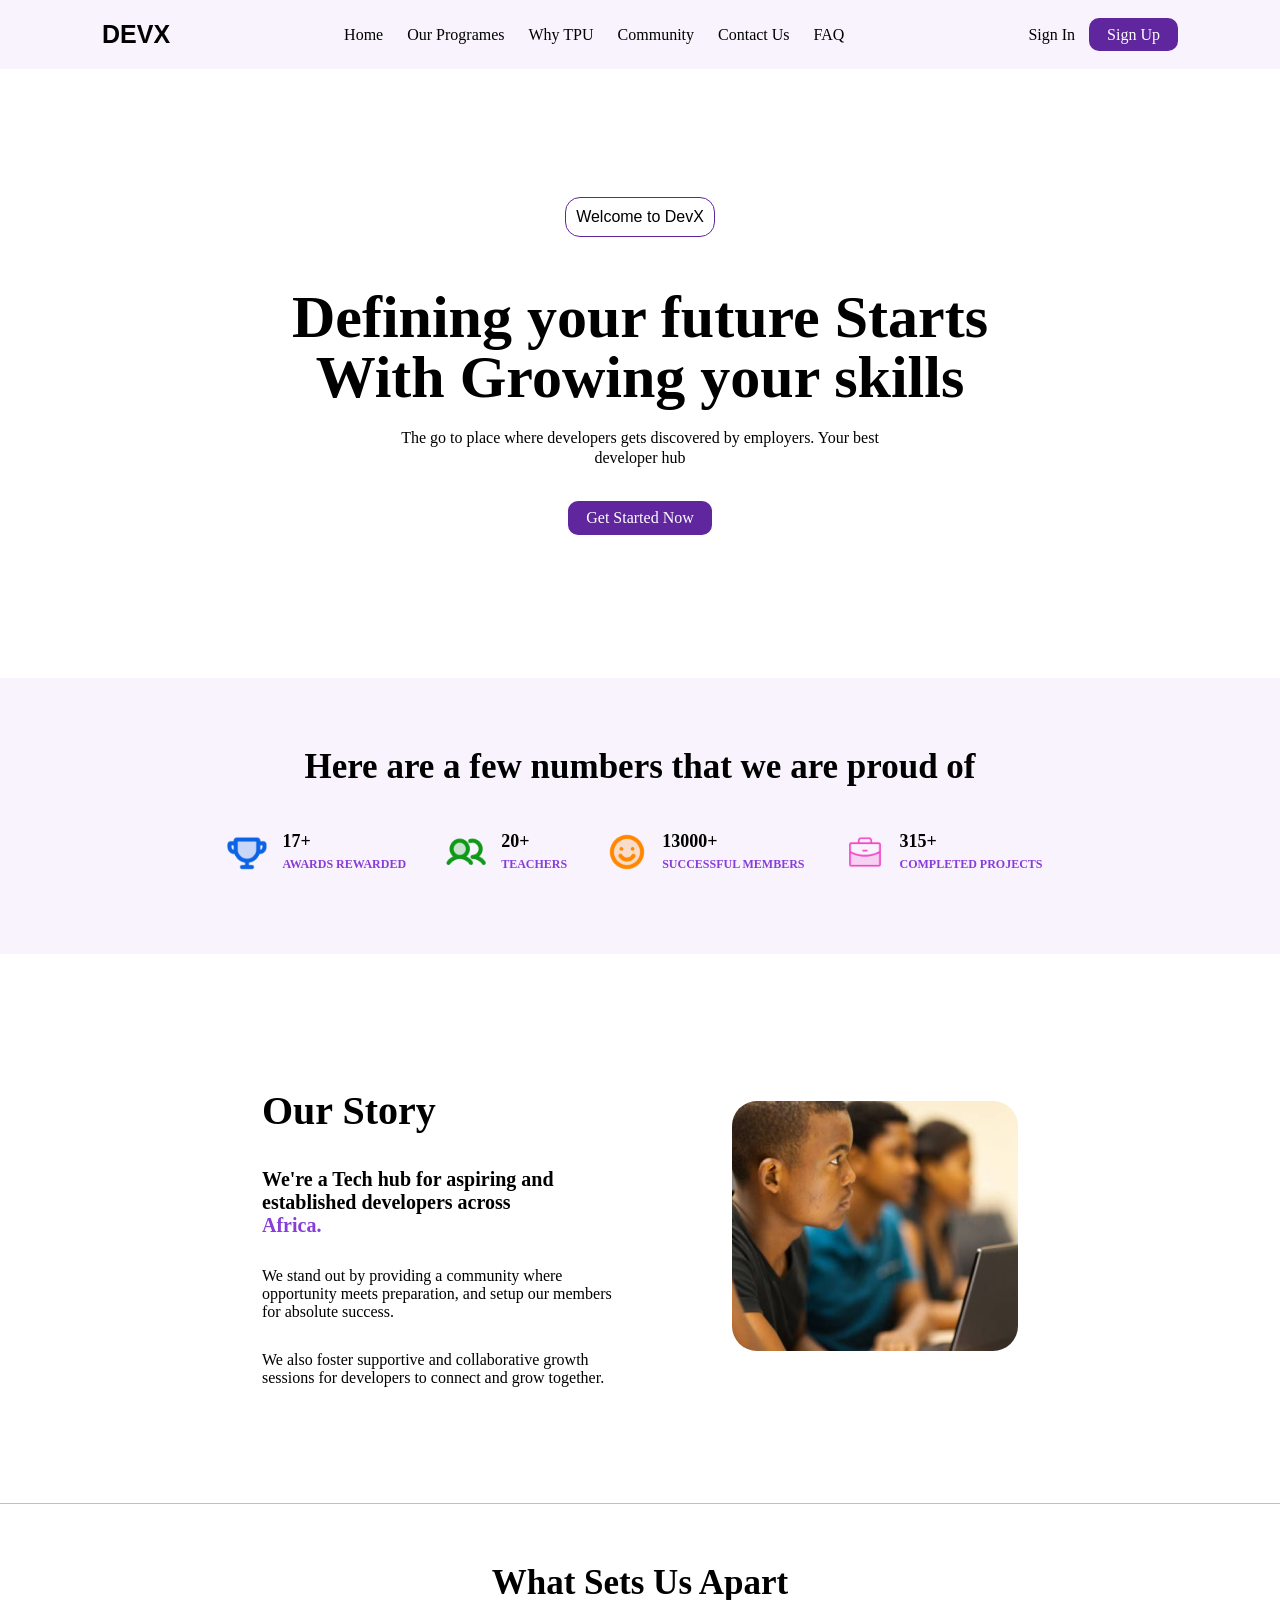
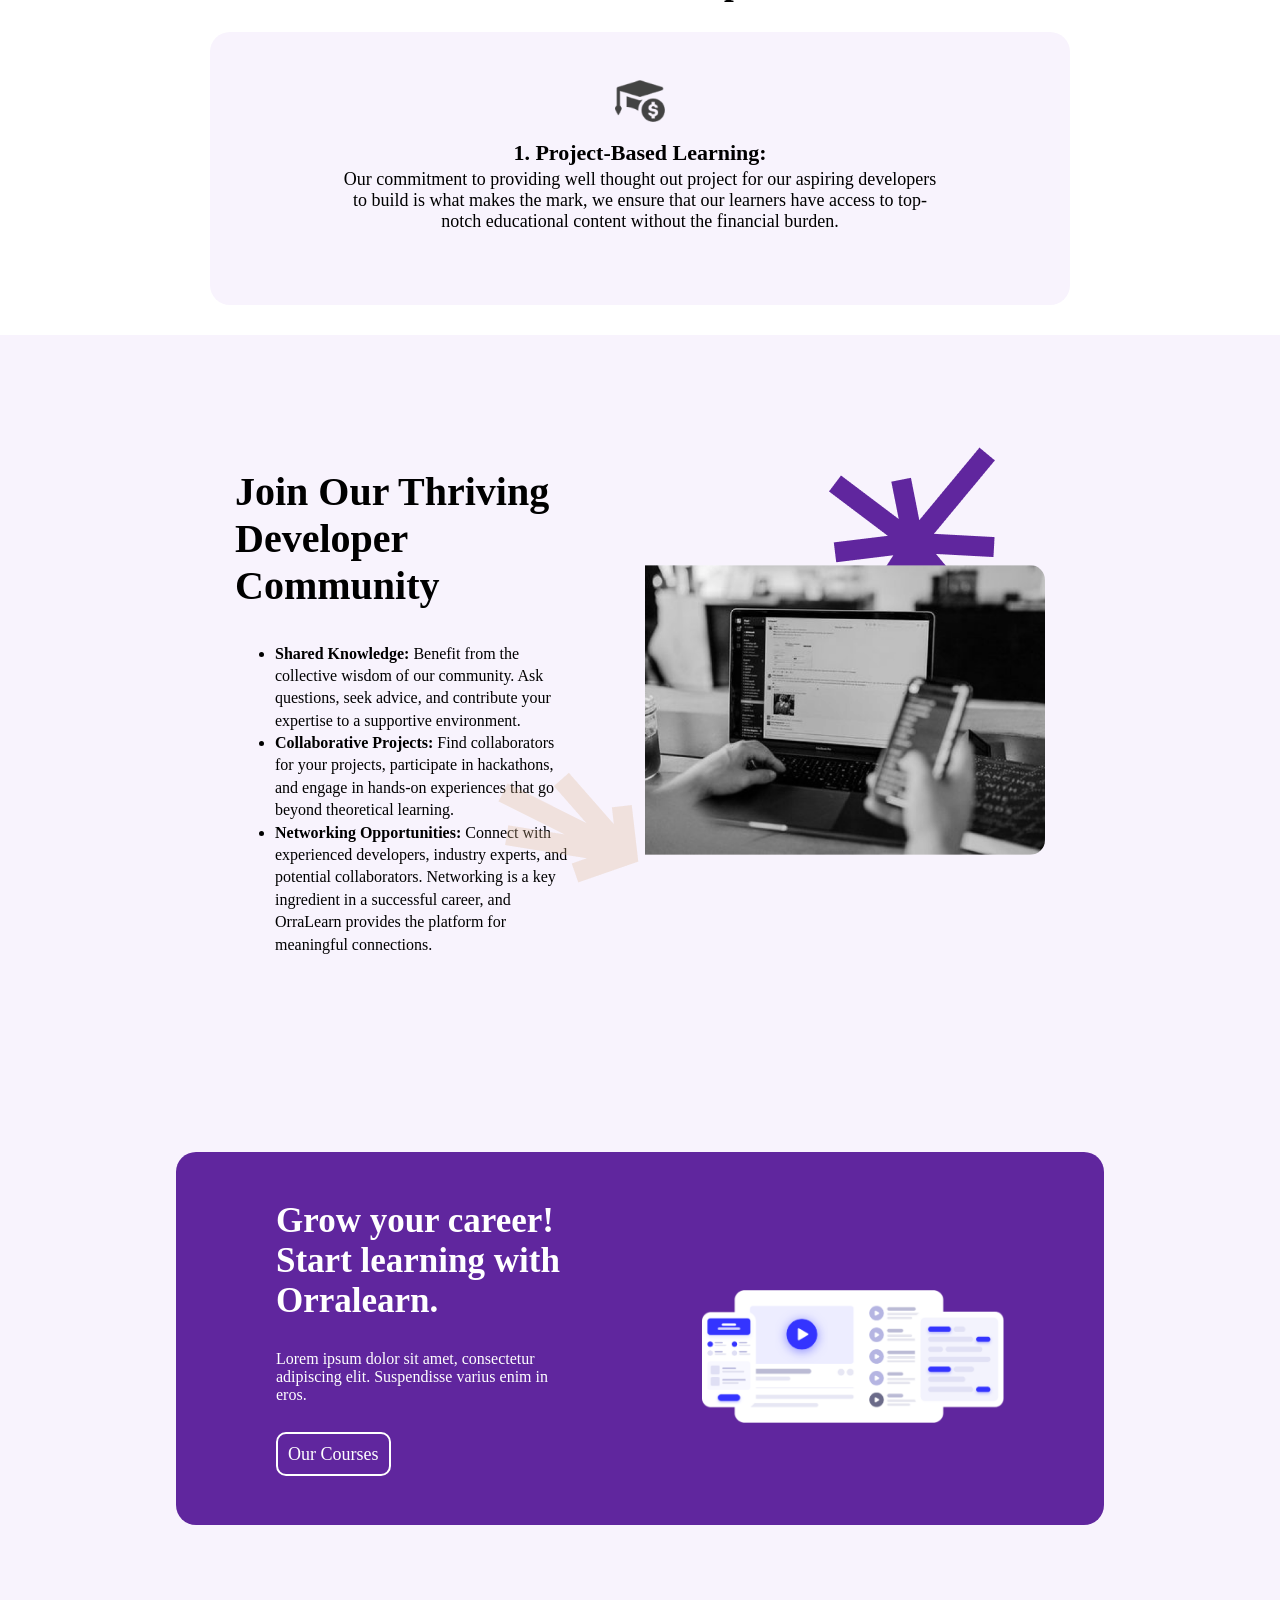
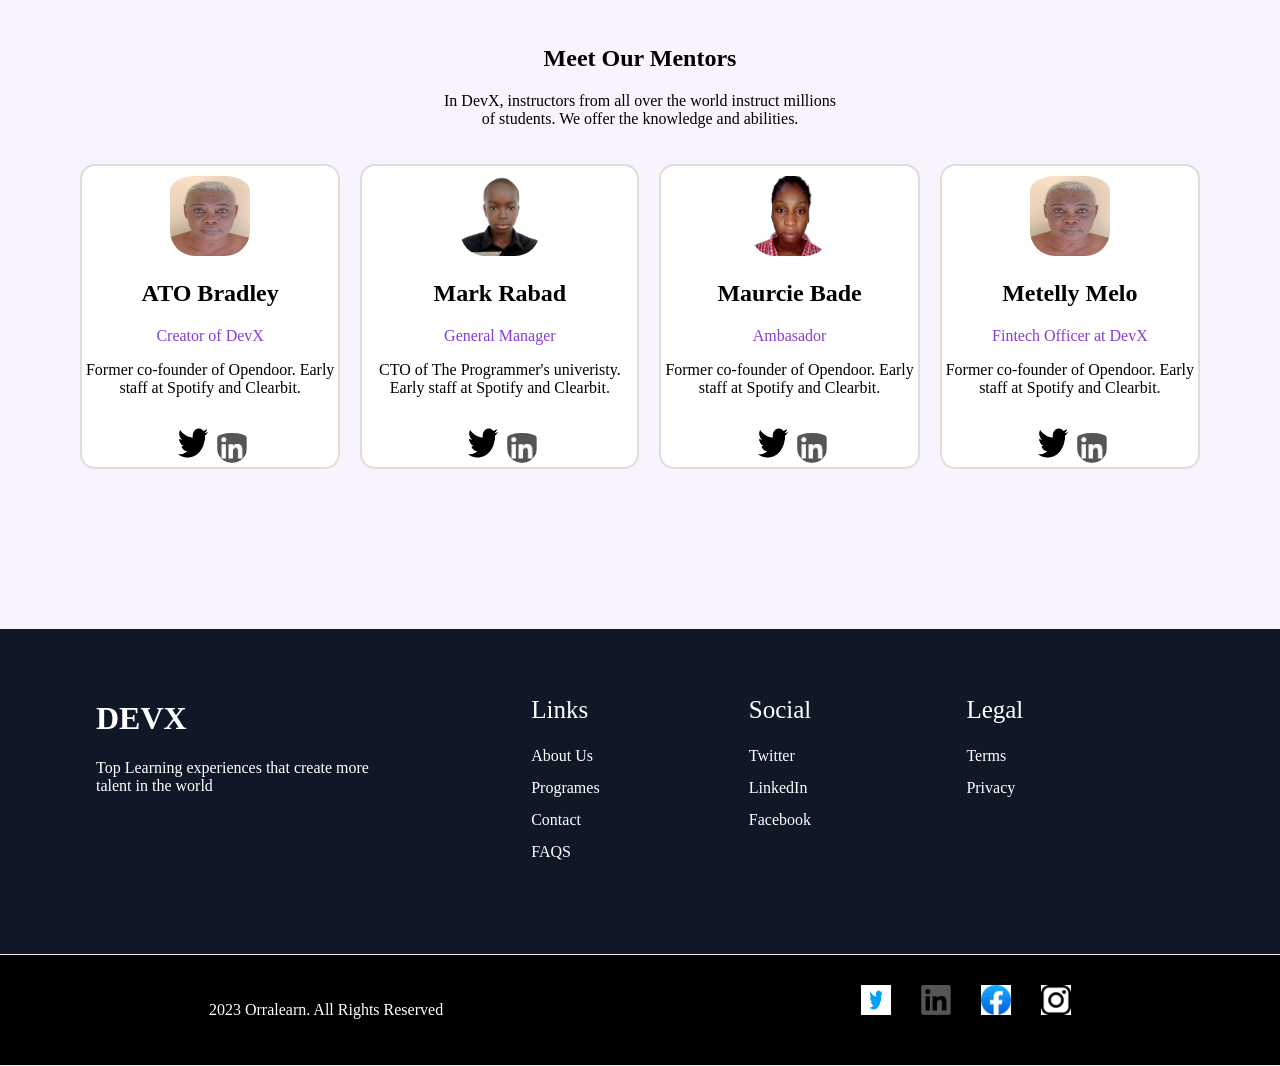
<file: index.html>
<!DOCTYPE html>
<html lang="en">
<head>
    <meta charset="UTF-8">
    <meta name="viewport" content="width=, initial-scale=1.0">
    <title>Devx Project</title>
    <link rel="stylesheet" href="style.css">
</head>
<body class="main">
    <!-- Navigation menue -->
    <nav class="navbar">
        <div class="left-side">DEVX</div>
        <div class="center">
            <a class="item" href="#">Home</a>
            <a class="item" href="#">Our Programes</a>
            <a class="item" href="#">Why TPU</a>
            <a class="item" href="#">Community</a>
            <a class="item" href="#">Contact Us</a>
            <a class="item" href="#">FAQ</a>
        </div>
        <div class="right-side">
            <a class="item" href="#">Sign In</a>
            <a class="item-btn" href="#">Sign Up</a>
        </div>
    </nav>
    <!-- Hero Section -->
    <section class="hero">
        <a class="welcome">Welcome to DevX</a>
        <h1 class="main-hero">Defining your future Starts With Growing your skills</h1>
        <p class="sub-hero">The go to place where developers gets discovered by employers. Your best developer hub</p>
        <a class="btn-hero">Get Started Now</a>
    </section>
    <!-- Start Section -->
    <section class="start-section">
        <h1 class="start-text">Here are a few numbers that we are proud of</h1>
        <div class="start-container">
            <div>
                <img width="40px" src="Trophy.png" alt="Trophy">
            </div>
            <div class="start-organizer">
                <h2>17+</h2>
                <p>AWARDS REWARDED</p>
            </div>
            <div>
                <img width="40px" src="Users.png" alt="user">
            </div>
            <div class="start-organizer">
                <h2>20+</h2>
                <p>TEACHERS</p>
            </div>
            <div>
                <img width="40px" src="Smiley.png" alt="smiley">
            </div>
            <div class="start-organizer">
                <h2>13000+</h2>
                <p>SUCCESSFUL MEMBERS</p>
            </div>
            <div>
                <img width="40px" src="Briefcase.png" alt="Brief">
            </div>
            <div class="start-organizer">
                <h2>315+</h2>
                <p>COMPLETED PROJECTS</p>
            </div>
            
        </div>     
        
    </section>
    <!-- Our Story -->
    <section class="story">
        <div class="story-left">
            <h1>Our Story</h1>
            <h3>
                We're a Tech hub for aspiring and established developers across<br>
                <span id="continent">Africa.</span>
            </h3>
            <p>We stand out by providing a community where opportunity meets preparation, and setup our members for absolute success.

            </p>
            <p> We also foster supportive and collaborative growth sessions for developers to connect and grow together.

            </p>

        </div>
        <div class="story-right">
            <img src="Image.png" alt="children">

        </div>
    </section>
    <!-- what sets us apart -->
    <section class="sets_us">
        <h1>What Sets Us Apart</h1>
        <div class="set-container">
            
            <img src="Scholarship.png" width="50px" alt="Scholarship Award">
            <div>
                <h2>1. Project-Based Learning:</h2>
                <p>Our commitment to providing well thought out project for our aspiring developers to build is what makes the mark, we ensure that our learners have access to top-notch educational content without the financial burden.</p>
            </div>

        </div>
        
    </section>
    <div class="background">
        <!-- JOIN COMMUNITY -->
        <section class="join-community">
            <div class="community-left">
                <h1>Join Our Thriving Developer Community</h1>
                <ul class="services">
                    <li><strong>Shared Knowledge:</strong> Benefit from the collective wisdom of our community. Ask questions, seek advice, and contribute your expertise to a supportive environment.</li>
                    <li><strong>Collaborative Projects:</strong> Find collaborators for your projects, participate in hackathons, and engage in hands-on experiences that go beyond theoretical learning.</li>
                    <li><strong>Networking Opportunities:</strong> Connect with experienced developers, industry experts, and potential collaborators. Networking is a key ingredient in a successful career, and OrraLearn provides the platform for meaningful connections.</li>
                </ul>
            </div>
            <div class="community-right">
                <img class="back-image" src="080.png" alt="Image B">
                <img class="side-image" src="image 306.png" alt="Image A">
                <img class="down-image" src="082.png" alt="Image C">
            </div>
        </section>
        <section class="career">
            <div class="grow-career">
                <div class="career-left">
                    <h1>Grow your career! Start learning with Orralearn.</h1>
                    <p>Lorem ipsum dolor sit amet, consectetur adipiscing elit. Suspendisse varius enim in eros.</p>
                    <div class="btn">
                        <a href="#">Our Courses</a>
                    </div>
                </div>
                <div class="career-right">
                    <img src="Group 39531.png" alt="Device Images">
                </div>
                

            </div>
            
        </section>
        <section class="mentor">
            <div class="mentor-identity">
                <h1>Meet Our Mentors</h1>
                <p>In DevX, instructors from all over the world instruct millions of students. We offer the knowledge and abilities.</p>
            </div>
            <div class="photos">
                <div class="photo-item">
                    <div>
                        <img src="pix1.jpeg" width="80px" height="80px" alt="">
                    </div>
                    <div>
                        <h1>ATO Bradley</h1>
                        <span>Creator of DevX</span>
                        <p>Former co-founder of Opendoor. Early staff at Spotify and Clearbit.</p>
                    </div>
                    <div>
                        <img src="twiter2.png" width="40px" height="40px" alt="">
                        <img src="Social icon.png" width="30px" height="30px" alt="">
                    </div>
                </div>
                <div class="photo-item">
                    <div>
                        <img src="pix2.jpeg" width="80px" height="80px" alt="">
                    </div>
                    <div>
                        <h1>Mark Rabad</h1>
                        <span>General Manager</span>
                        <p>CTO of The Programmer's univeristy. Early staff at Spotify and Clearbit.</p>
                    </div>
                    <div>
                        <img src="twiter2.png" width="40px" height="40px" alt="">
                        <img src="Social icon.png" width="30px" height="30px" alt="">
                    </div>

                </div>
                <div class="photo-item">
                    <div>
                        <img src="pix3.jpeg" width="80px" height="80px" alt="">
                    </div>
                    <div>
                        <h1>Maurcie Bade</h1>
                        <span>Ambasador</span>
                        <p>Former co-founder of Opendoor. Early staff at Spotify and Clearbit.</p>
                    </div>
                    <div>
                        <img src="twiter2.png" width="40px" height="40px" alt="">
                        <img src="Social icon.png" width="30px" height="30px" alt="">
                    </div>

                </div>
                <div class="photo-item">
                    <div>
                        <img src="pix1.jpeg" width="80px" height="80px" alt="">
                    </div>
                    <div>
                        <h1>Metelly Melo</h1>
                        <span>Fintech Officer at DevX</span>
                        <p>Former co-founder of Opendoor. Early staff at Spotify and Clearbit.</p>
                    </div>
                    <div>
                        <img src="twiter2.png" width="40px" height="40px" alt="">
                        <img src="Social icon.png" width="30px" height="30px" alt="">
                    </div>
                    

                </div>

            </div>
            
            
            

        </section>
    </div>
    <footer class="footer">
        <div class="footer-container" >
            <div class="link-1">
            <h1>DEVX</h1>
            <p>Top Learning experiences that create more talent in the world</p>
        </div>
        <div class="links">
            <h1>Links</h1>
            <ul>
                <li><a href="#">About Us</a></li>
                <li><a href="#">Programes</a></li>
                <li><a href="#">Contact</a></li>
                <li><a href="#">FAQS</a></li>
            </ul>
        </div>
        <div class="links">
            <h1>Social</h1>
            <ul>
                <li><a href="#">Twitter</a></li>
                <li><a href="#">LinkedIn</a></li>
                <li><a href="#">Facebook</a></li>
            </ul>
        </div>
        <div class="links">
            <h1>Legal</h1>
            <ul>
                <li><a href="#">Terms</a></li>
                <li><a href="#">Privacy</a></li>
            </ul>
        </div>

    </footer>
    <footer class="last-footer">
        <div>
            <p>2023 Orralearn. All Rights Reserved</p>
        </div>
        <div class="logo" >
            <div>
                <img src="twiter.png" width="30px" height="30px" alt="">
            </div>
            <div>
                <img src="Social icon.png" width="30px" height="30px" alt="">
            </div>
            <div>
                <img src="facebook.jpg" width="30px" height="30px" alt="">
            </div>
            <div>
                <img src="intagram.png" width="30px" height="30px" alt="">
            </div>
        </div>

    </footer>
    
</body>
</html>
</file>
<file: style.css>
body{
    margin: 0;
    padding: 0;
}

.navbar{
    display: flex;
    justify-content: space-around;
    align-items: center;
    background-color: #f8f3fd;
    padding: 20px;
    transition: 0.2s ease-in;
}
.left-side{
    font-size: 25px;
    font-weight: 700;
    cursor: pointer;
    font-family: "Nunito",sans-serif;
    text-transform: uppercase;
    transition: 0.2s ease-in;
}
.item{
    text-decoration: none;
    color: black;
    margin: 0 10px 0 10px;
}
.item-btn{
    background-color: #60269e;
    padding: 8px 18px;
    color: white;
    border-radius: 10px;
    text-decoration: none;
}
@media screen and (max-width:780px) {
    .navbar {
        flex-direction: column;
    }
    
}
@media screen and (max-width:780px) {
    .center{
        display: flex;
        flex-direction: column;
        align-items: center;
        transition: 0.2s ease-in;
    }
    
}
@media screen and (max-width:780px) {
    .item{
        margin-top: 10px;
    }
    
}
@media screen and (max-width:780px) {
    .right-side{
        display: flex;
        flex-direction: column;
        align-items: center;

    }
    
}
.hero{
    display: flex;
    flex-direction: column;
    align-items: center;
    padding: 8rem 0;
}
.welcome{
    border: 0.5px solid #60269e;
    border-radius: 15px;
    padding: 10px;
    text-align: center;
    font-family: "PT Sans", sans-serif;
}
.main-hero{
    font-size: 60px;
    max-width: 800px;
    font-weight: 800;
    text-align: center;
    line-height: 1;

}
.sub-hero{
    font-size: 16px;
    line-height: 1.3;
    max-width: 500px;
    text-align: center;
    margin-bottom: 2px;
    position: relative;
    bottom: 45px;
    transition: 0.2s ease-in;
    
}
@media screen and (max-width:860px) {
    .hero{
        flex-direction:column;

    }
}
@media screen and (max-width: 860px) {
    .main-hero{
        font-size:50px;

    }
    
}
@media screen and (max-width:860px) {
    .sub-hero{
        font: size 16px;
        }
    
    
}
.btn-hero{
    position: relative;
    bottom: 15px;
    background-color:#60269e ;
    color: white;
    padding: 8px 18px;
    border-radius: 10px;
    text-decoration: none;
    text-align: center;
}
@media screen and (max-width:860px){
    .btn-hero{
        font: size 14px;
        text-align: center;
            
    }    
}
@media screen and (max-width: 600px) {
    .sub-hero{
        font-size: 16px;
        transition: 0.2s ease-in;
        margin-top: 30px;
        max-width: 300px;
        text-align: center;
    }
}
.start-section{
    display: flex;
    flex-direction: column;
    background-color: #f8f3fd;
    align-items: center;
    padding: 40px 0 60px 0; 

}
.start-text{
    font-size: 35px;
    font-weight: 900;
    text-align: center;
}
.start-container{
    display: flex;
    margin: 0 12px 0 12px;
}
.start-organizer{
    margin: 0 25px 0 0;
    
}
.start-container img{
    margin:  16px 15px 0px 15px;
}
.start-organizer h2{
    font-size: 18px;
    
}
.start-organizer p{
    font-size: 12px;
    font-weight: bold;
    color: #883cda;
    position: relative;
    bottom: 10px;
}
@media screen and (max-width:860px){
    .start-text{
        font-size:35px;
        text-align: center;
    }
}

@media screen and (max-width:600px){
    .start-text{
        font-size:22px
    }
} 
@media screen and (max-width:600px) {
    .start-container{
        display: flex;
        flex-direction: column;
        align-items: cenetr;
    }
    
}
@media screen and (max-width:600px) {
    .start-container img{
        margin: 0;
    }
}
@media screen and (max-width:6oopx){
    .start-organizer{
        margin: 0;
        display: flex;
        flex-direction: column;
        align-items: cenetr;
    }
    
}
@media screen and (max-width:86opx){
    .start-organizer h2{
        font-size: 18px;
    }
    
}
@media screen and (max-width:86opx){
    .start-organizer p{
        font-size: 14px;
    }
    
}
.story{
    display: flex;
    padding: 100px 180px;
    border-bottom: 1px solid #c0c0c0;
    justify-content: center;
    align-items: center;
}
.story-left, .story-right{
    margin: 0 60px; 
}
.story-left h1{
    font-size: 40px;
    position: relative;
    
}
.story-left h3{
    font-size: 20px;
    max-width: 350px;
}
.story-left span{
    color: #883cda;
}
.story-left p{
    font-size: 16px;
    max-width: 350px;
    margin-top: 30px;
}
.story-right img{
    border-radius: 25px;
    width: 100%;
    height: 250px;
}
@media screen and (max-width: 1100px) {
    @media screen and (max-width: 1000px) {
        .story{
            /* display: grid; */
            flex-direction: column;
            padding: 30px;
        }
    }
}
.sets_us{
    display: flex;
    flex-direction: column;
    align-items: center;
    padding: 30px 0;
}
.sets_us h1{
    font-size: 35px;
}
.set-container{
    background-color: #f8f3fd;
    padding: 40px 130px;
    border-radius: 20px;
    display: flex;
    flex-direction: column;
    align-items: center;

}
.fa-solid, .fas {
    font-family: "Font Awesome 6 Free";
    font-weight: 900;
}
.set-container h2 {
    text-align: center;
    font-size: 22px;
}
.set-container p {
    text-align: center;
    font-size: 18px;
    position: relative;
    bottom: 15px;
    max-width: 600px;
}
.background{
    background-color: #f8f3fd;
    padding-bottom: 5rem;
}

.join-community{
    display: flex;
    padding: 100px 180px 180px 180px;
    justify-content: center;
}

@media screen and (max-width: 1220px){
    .community-left, .community-right{
        margin: 0 30px;

    } 
}
.community-right{
    position:relative;
}
.community-left h1 {
    font-size: 40px;
    position: relative;
    max-width: 350px;
}
.services li{
    max-width: 300px;
    line-height: 1.4;
}
.back-image{
    position: absolute;
    right: 3rem;
    margin-top: 12px;
    z-index: 0;
}
.side-image{
    width: 400px;/*check this latter*/
    height: 290px;
    padding-left: 60px;
    border-radius: 15px;
    margin-top: 130px;
    z-index: 99;
    object-fit: cover; 
    position: relative;
}
.down-image{
    position: absolute;
    right: 25rem;
    margin-top: 20.3rem;
    z-index: 0;
}
@media screen and (max-width: 1000px) {
    .side-image {
        width: 330px;
    }
}
@media screen and (max-width:1000px) {
    .join-community{
        display: grid;
        justify-content: center;
    }
    
}
@media screen and (max-width: 1000px){
    .community-left h1 {
        font-size: 30px;
        position: relative;
        max-width: 450px;
    }
}
@media screen and (max-width: 1000px) {
    .services li {
        max-width: 300px;
        font-size: 14px;
    }
}
@media screen and (max-width: 1000px) {
    .down-image {
        position: absolute;
        right: 20rem;
        margin-top: 20.3rem;
        z-index: 0;
    }
}
.career{
    display: flex;
    justify-content: center;
    /* gap: 20px; */
    /* flex-direction: row; */
    /* background-color: #9761d1;
    padding: 40px 20px;
    margin: 80px 100px;
    
    border-radius: 15px; */
    
}
.grow-career{
    display: flex;
    padding: 20px 40px 60px 40px;
    background-color: #60269e;
    margin: 0 11rem;
    border-radius: 20px;
    align-items: center;
    justify-content: center;
}
@media screen and (max-width: 1114px) {
    .grow-career {
        display: grid
;
    }
}
.career-left, .career-right {
    margin: 0 60px;
}
@media screen and (max-width: 880px) {
    .career-left, .career-right {
        margin: 0 30px;
    }
}
@media screen and (max-width: 880px) {
    .career-left h1 {
        font-size: 25px;
        color: white;
        max-width: 300px;
        text-align: center;
    }
}
.career-left h1 {
    font-size: 35px;
    color: white;
    max-width: 700px;
}
.career-left p {
    color: white;
    max-width: 350px;
    font-weight: 200;
}
@media screen and (max-width: 880px) {
    .career-left p {
        color: white;
        max-width: 350px;
        font-weight: 200;
        text-align: center;
        font-size: 14px;
    }
}

@media screen and (max-width: 1395px) {
    .career-left p {
        color: white;
    }
}
@media screen and (max-width: 880px) {
    .btn {
        text-align: center;
    }
}
@media screen and (max-width: 1395px) {
    .btn {
        font-size: 16px;
        margin-top: 40px;
    }
}

.btn {
    font-size: 18px;
    margin-top: 40px;
    color: white;
    border: 2px;
}
.btn a{
    color: white;
    text-decoration: none;
    border: 2px solid white;
    padding: 10px;
    border-radius: 10px;
    
}
@media screen and (max-width: 880px) {
    .career-left, .career-right {
        margin: 0 30px;
    }
}
.career-right img {
    width: 450px;
    margin-top: 80px;
}
@media screen and (max-width: 880px) {
    .career-right img {
        width: 250px;
        margin-top: 80px;
    }
}

@media screen and (max-width: 1395px) {
    .career-right img {
        width: 100%;
    }
}
.mentor{
    display: flex;
    flex-direction: column;
    align-items: center;
}
.photos{
    display: flex;
    gap: 20px;
    flex-direction: row;
    justify-content: center;
    align-items: center;
    margin: 20px 80px 80px 80px;
    
}
.photo-item img{
    border-radius: 25px;
    padding-top: 10px;
}
.photo-item{
    display: flex;
    flex-direction: column;
    text-align: center;
    border: 2px solid #ddd;
    background-color: white;
    border-radius: 15px;

}
.mentor-identity{
    margin-top: 40px;
}
.mentor-identity p{
    max-width: 400px;
    text-align: center;
}
.mentor-identity h1{
    max-width: 400px;
    text-align: center;
    margin-top: 80px; 
}
.photo-item span{
    color: #883cda
}
@media screen and (max-width:768px) {
    .photos{
        flex-direction: column;
    }
    
    
}
@media screen and (max-width:768px) {
    .photo-item img{
        padding-top: 20px;
    }
}
footer {
    background-color: #101828;
    color: white;
    padding: 50px 6rem 70px 6rem;
    border-bottom: 1px solid #eee;
}
.footer-container {
    display: grid;
    grid-template-columns: 2fr 1fr 1fr 1fr;
}
.link-1 p{
    max-width: 300px;
}
.links h1 {
    font-size: 25px;
    font-weight: 300;
}
.links ul {
    list-style-type: none; 
}
.links ul li {
    position: relative;
    right: 40px;
    line-height: 2;
}
.links ul li a {
    text-decoration: none; 
    color: white;
}
@media screen and (max-width: 600px) {
    .footer-container {
        display: grid;
        grid-template-columns: 1fr;
        justify-content: center;
        align-items: center;
        text-align: center;
    }
}
@media screen and (max-width: 600px) {
    .links h1, .link-1 h1 {
        position: relative;
        right: 20px;
    }
}
.last-footer{
    background-color: black;
    display: flex;
    justify-content: space-around;
    padding: 30px 0;

}
.logo{
    display: flex;
    gap: 30px;
}
.logo img{
    background-color: non;
}
@media screen and (max-width:410px) {
    .logo{
        display: grid;
        grid-template-columns: 1fr 1fr;
    }
    
}
</file>
